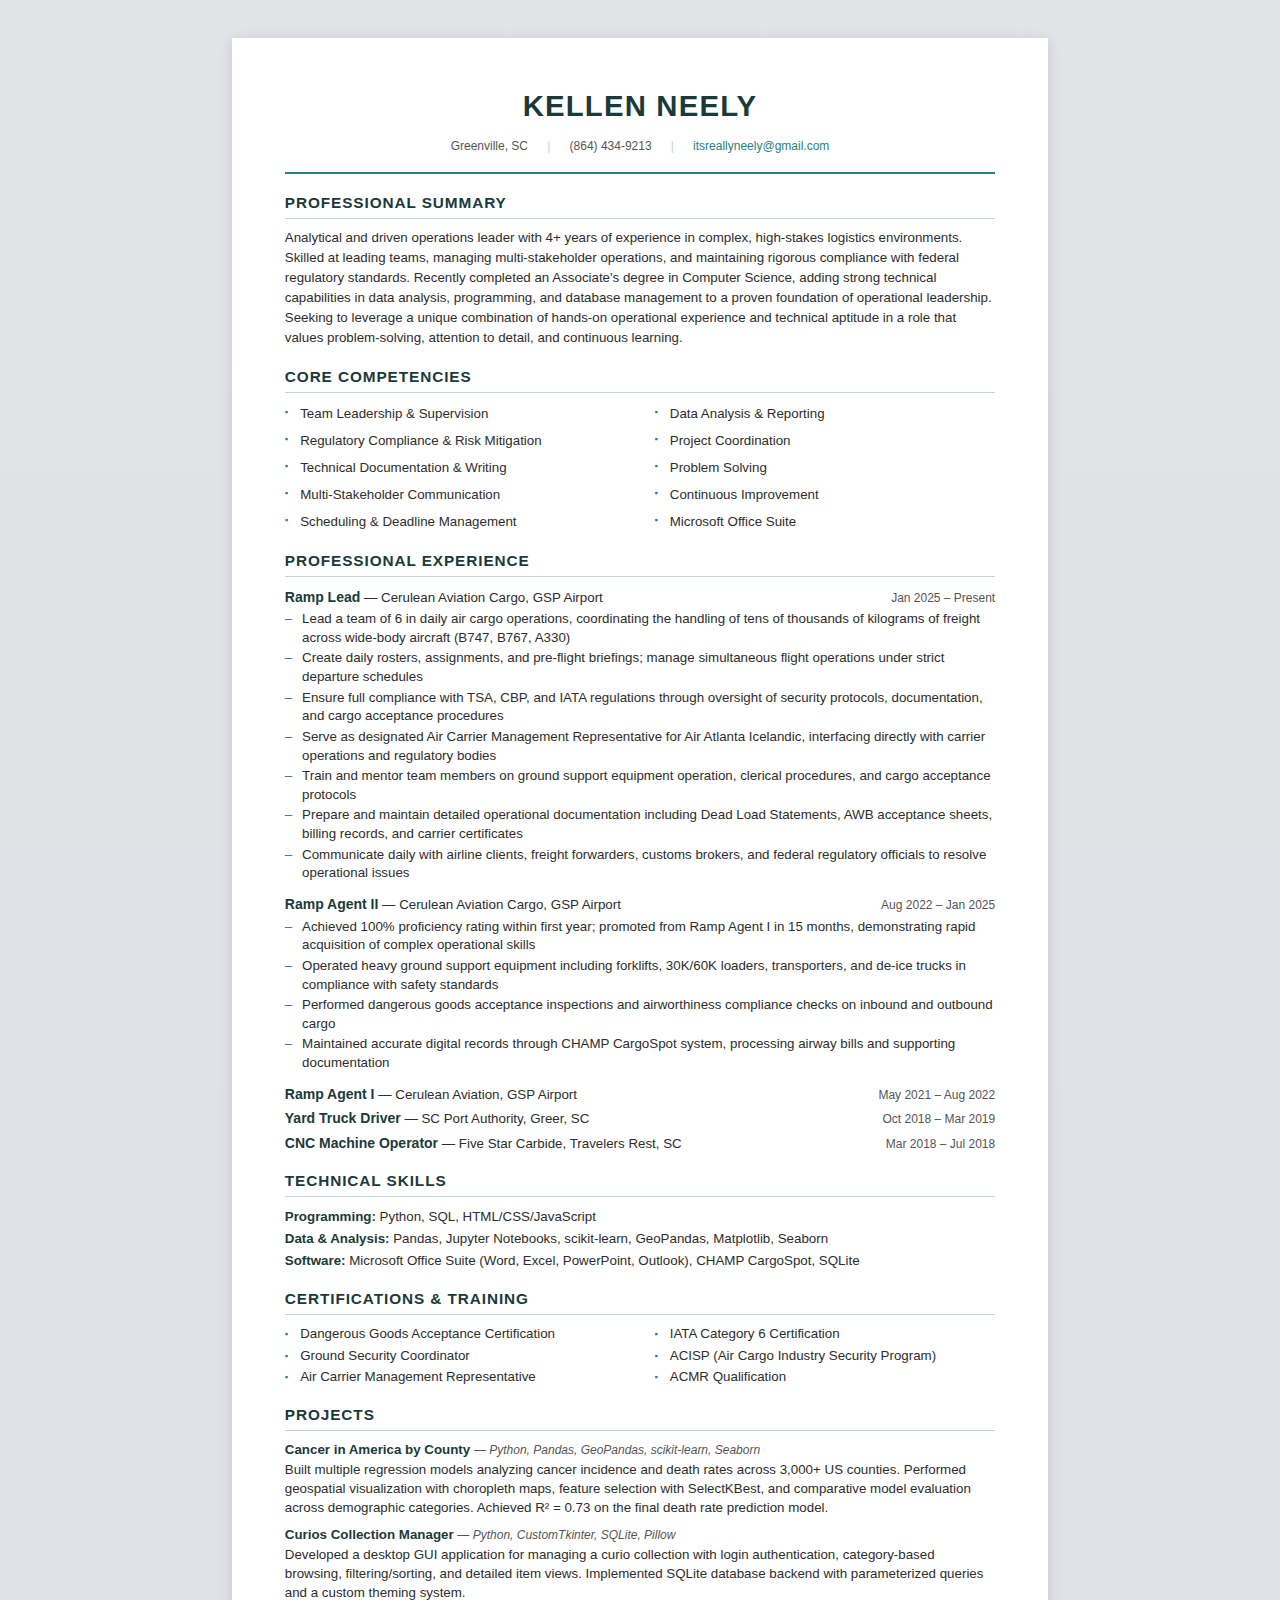
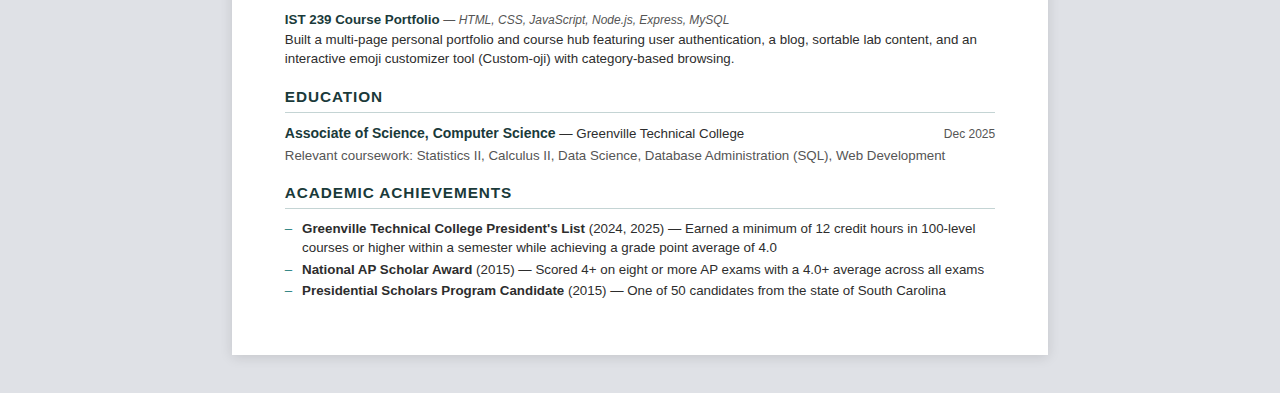
<file: index.html>
<!DOCTYPE html>
<html lang="en">
<head>
    <meta charset="UTF-8">
    <meta name="viewport" content="width=device-width, initial-scale=1.0">
    <title>Kellen Neely - Resume</title>
    <link rel="stylesheet" href="styles.css">
</head>
<body>
    <main class="resume">

        <!-- Header -->
        <header class="resume-header">
            <h1>Kellen Neely</h1>
            <div class="contact-info">
                <span>Greenville, SC</span>
                <span class="contact-separator">|</span>
                <span>(864) 434-9213</span>
                <span class="contact-separator">|</span>
                <span><a href="mailto:itsreallyneely@gmail.com">itsreallyneely@gmail.com</a></span>
            </div>
        </header>

        <!-- Professional Summary -->
        <section class="resume-section summary">
            <h2 class="section-title">Professional Summary</h2>
            <p>
                Analytical and driven operations leader with 4+ years of experience in complex, high-stakes
                logistics environments. Skilled at leading teams, managing multi-stakeholder operations, and
                maintaining rigorous compliance with federal regulatory standards. Recently completed an
                Associate's degree in Computer Science, adding strong technical capabilities in data analysis,
                programming, and database management to a proven foundation of operational leadership. Seeking
                to leverage a unique combination of hands-on operational experience and technical aptitude in
                a role that values problem-solving, attention to detail, and continuous learning.
            </p>
        </section>

        <!-- Core Competencies -->
        <section class="resume-section">
            <h2 class="section-title">Core Competencies</h2>
            <ul class="competencies-grid">
                <li>Team Leadership &amp; Supervision</li>
                <li>Data Analysis &amp; Reporting</li>
                <li>Regulatory Compliance &amp; Risk Mitigation</li>
                <li>Project Coordination</li>
                <li>Technical Documentation &amp; Writing</li>
                <li>Problem Solving</li>
                <li>Multi-Stakeholder Communication</li>
                <li>Continuous Improvement</li>
                <li>Scheduling &amp; Deadline Management</li>
                <li>Microsoft Office Suite</li>
            </ul>
        </section>

        <!-- Professional Experience -->
        <section class="resume-section">
            <h2 class="section-title">Professional Experience</h2>

            <!-- Ramp Lead -->
            <div class="experience-entry">
                <div class="job-header">
                    <div>
                        <span class="job-title">Ramp Lead</span>
                        <span class="job-company"> &mdash; Cerulean Aviation Cargo, GSP Airport</span>
                    </div>
                    <span class="job-dates">Jan 2025 &ndash; Present</span>
                </div>
                <ul>
                    <li>Lead a team of 6 in daily air cargo operations, coordinating the handling of tens of thousands of kilograms of freight across wide-body aircraft (B747, B767, A330)</li>
                    <li>Create daily rosters, assignments, and pre-flight briefings; manage simultaneous flight operations under strict departure schedules</li>
                    <li>Ensure full compliance with TSA, CBP, and IATA regulations through oversight of security protocols, documentation, and cargo acceptance procedures</li>
                    <li>Serve as designated Air Carrier Management Representative for Air Atlanta Icelandic, interfacing directly with carrier operations and regulatory bodies</li>
                    <li>Train and mentor team members on ground support equipment operation, clerical procedures, and cargo acceptance protocols</li>
                    <li>Prepare and maintain detailed operational documentation including Dead Load Statements, AWB acceptance sheets, billing records, and carrier certificates</li>
                    <li>Communicate daily with airline clients, freight forwarders, customs brokers, and federal regulatory officials to resolve operational issues</li>
                </ul>
            </div>

            <!-- Ramp Agent II -->
            <div class="experience-entry">
                <div class="job-header">
                    <div>
                        <span class="job-title">Ramp Agent II</span>
                        <span class="job-company"> &mdash; Cerulean Aviation Cargo, GSP Airport</span>
                    </div>
                    <span class="job-dates">Aug 2022 &ndash; Jan 2025</span>
                </div>
                <ul>
                    <li>Achieved 100% proficiency rating within first year; promoted from Ramp Agent I in 15 months, demonstrating rapid acquisition of complex operational skills</li>
                    <li>Operated heavy ground support equipment including forklifts, 30K/60K loaders, transporters, and de-ice trucks in compliance with safety standards</li>
                    <li>Performed dangerous goods acceptance inspections and airworthiness compliance checks on inbound and outbound cargo</li>
                    <li>Maintained accurate digital records through CHAMP CargoSpot system, processing airway bills and supporting documentation</li>
                </ul>
            </div>

            <!-- Earlier Experience -->
            <div class="earlier-experience">
                <div class="experience-entry">
                    <div class="job-header">
                        <div>
                            <span class="job-title">Ramp Agent I</span>
                            <span class="job-company"> &mdash; Cerulean Aviation, GSP Airport</span>
                        </div>
                        <span class="job-dates">May 2021 &ndash; Aug 2022</span>
                    </div>
                </div>
                <div class="experience-entry">
                    <div class="job-header">
                        <div>
                            <span class="job-title">Yard Truck Driver</span>
                            <span class="job-company"> &mdash; SC Port Authority, Greer, SC</span>
                        </div>
                        <span class="job-dates">Oct 2018 &ndash; Mar 2019</span>
                    </div>
                </div>
                <div class="experience-entry">
                    <div class="job-header">
                        <div>
                            <span class="job-title">CNC Machine Operator</span>
                            <span class="job-company"> &mdash; Five Star Carbide, Travelers Rest, SC</span>
                        </div>
                        <span class="job-dates">Mar 2018 &ndash; Jul 2018</span>
                    </div>
                </div>
            </div>
        </section>

        <!-- Technical Skills -->
        <section class="resume-section">
            <h2 class="section-title">Technical Skills</h2>
            <div class="skills-line"><strong>Programming:</strong> Python, SQL, HTML/CSS/JavaScript</div>
            <div class="skills-line"><strong>Data &amp; Analysis:</strong> Pandas, Jupyter Notebooks, scikit-learn, GeoPandas, Matplotlib, Seaborn</div>
            <div class="skills-line"><strong>Software:</strong> Microsoft Office Suite (Word, Excel, PowerPoint, Outlook), CHAMP CargoSpot, SQLite</div>
        </section>

        <!-- Certifications & Training -->
        <section class="resume-section">
            <h2 class="section-title">Certifications &amp; Training</h2>
            <ul class="cert-list">
                <li>Dangerous Goods Acceptance Certification</li>
                <li>IATA Category 6 Certification</li>
                <li>Ground Security Coordinator</li>
                <li>ACISP (Air Cargo Industry Security Program)</li>
                <li>Air Carrier Management Representative</li>
                <li>ACMR Qualification</li>
            </ul>
        </section>

        <!-- Projects -->
        <section class="resume-section">
            <h2 class="section-title">Projects</h2>
            <div class="project-entry">
                <span class="project-name"><a href="https://github.com/itsreallyneely/Resume/blob/main/Notebook.ipynb"></a>Cancer in America by County</span>
                <span class="project-tech"> &mdash; Python, Pandas, GeoPandas, scikit-learn, Seaborn</span>
                <p>Built multiple regression models analyzing cancer incidence and death rates across 3,000+ US counties. Performed geospatial visualization with choropleth maps, feature selection with SelectKBest, and comparative model evaluation across demographic categories. Achieved R&sup2; = 0.73 on the final death rate prediction model.</p>
            </div>
            <div class="project-entry">
                <span class="project-name">Curios Collection Manager</span>
                <span class="project-tech"> &mdash; Python, CustomTkinter, SQLite, Pillow</span>
                <p>Developed a desktop GUI application for managing a curio collection with login authentication, category-based browsing, filtering/sorting, and detailed item views. Implemented SQLite database backend with parameterized queries and a custom theming system.</p>
            </div>
            <div class="project-entry">
                <span class="project-name"><a href="https://www.ist239-neely.beausanders.net"></a>IST 239 Course Portfolio</span>
                <span class="project-tech"> &mdash; HTML, CSS, JavaScript, Node.js, Express, MySQL</span>
                <p>Built a multi-page personal portfolio and course hub featuring user authentication, a blog, sortable lab content, and an interactive emoji customizer tool (Custom-oji) with category-based browsing.</p>
            </div>
        </section>

        <!-- Education -->
        <section class="resume-section">
            <h2 class="section-title">Education</h2>
            <div class="education-entry">
                <div class="job-header">
                    <div>
                        <span class="degree">Associate of Science, Computer Science</span>
                        <span class="school"> &mdash; Greenville Technical College</span>
                    </div>
                    <span class="grad-date">Dec 2025</span>
                </div>
                <div class="coursework">Relevant coursework: Statistics II, Calculus II, Data Science, Database Administration (SQL), Web Development</div>
            </div>
        </section>

        <!-- Academic Achievements -->
        <section class="resume-section">
            <h2 class="section-title">Academic Achievements</h2>
            <div class="achievement"><strong>Greenville Technical College President's List</strong> (2024, 2025) &mdash; Earned a minimum of 12 credit hours in 100-level courses or higher within a semester while achieving a grade point average of 4.0</div>
            <div class="achievement"><strong>National AP Scholar Award</strong> (2015) &mdash; Scored 4+ on eight or more AP exams with a 4.0+ average across all exams</div>
            <div class="achievement"><strong>Presidential Scholars Program Candidate</strong> (2015) &mdash; One of 50 candidates from the state of South Carolina</div>
        </section>

    </main>
</body>
</html>
</file>
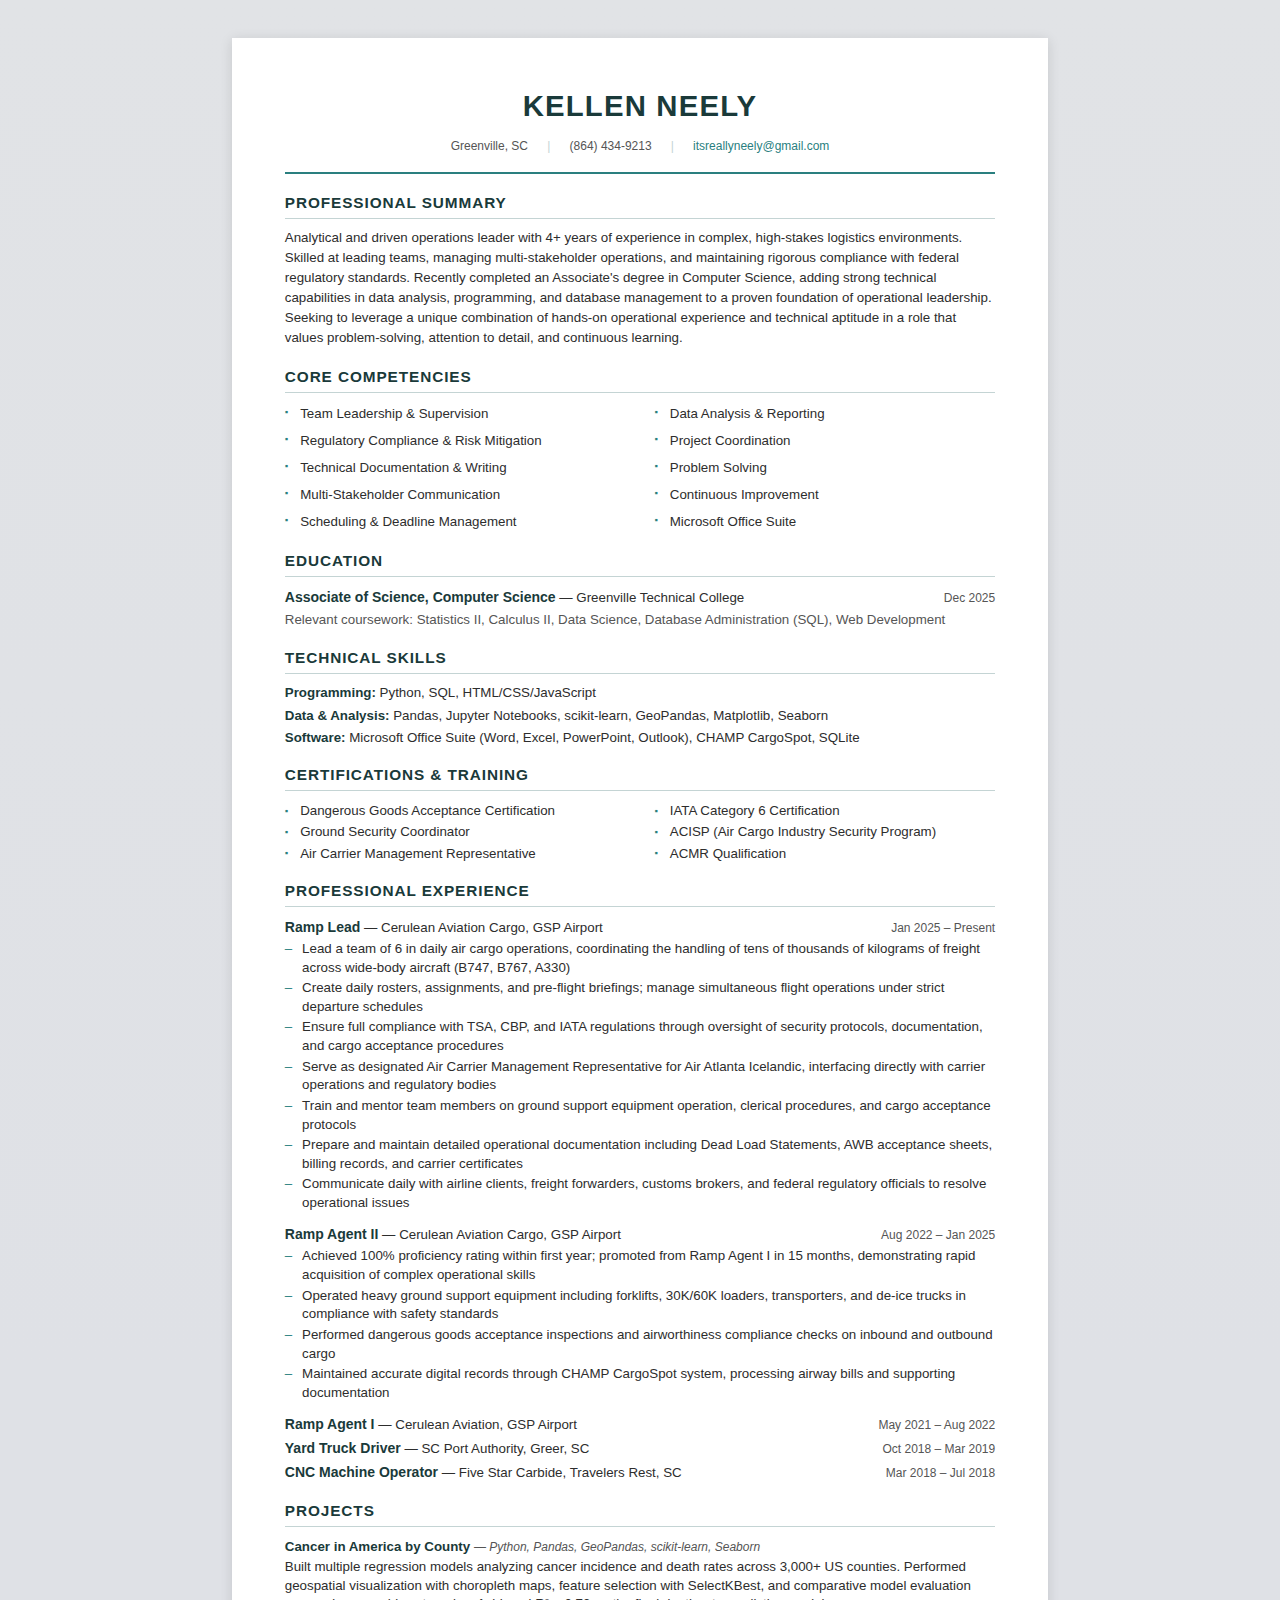
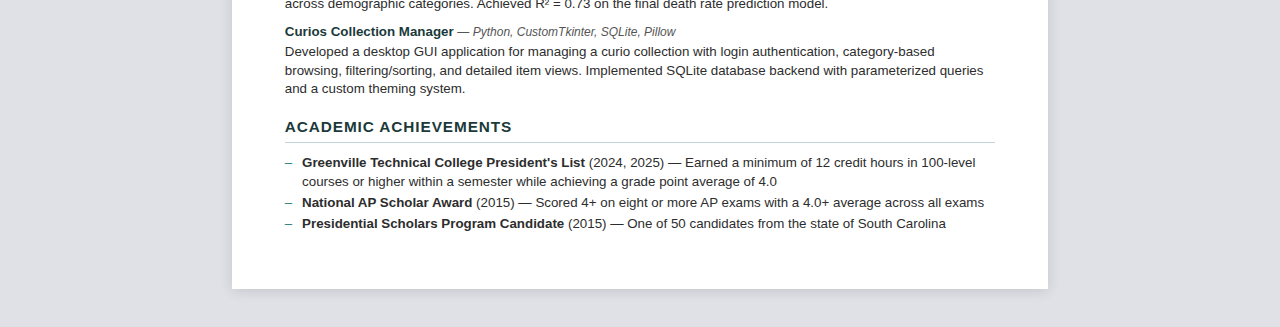
<file: general_resume.html>
<!DOCTYPE html>
<html lang="en">
<head>
    <meta charset="UTF-8">
    <meta name="viewport" content="width=device-width, initial-scale=1.0">
    <title>Kellen Neely - Resume</title>
    <link rel="stylesheet" href="styles.css">
</head>
<body>
    <main class="resume">

        <!-- Header -->
        <header class="resume-header">
            <h1>Kellen Neely</h1>
            <div class="contact-info">
                <span>Greenville, SC</span>
                <span class="contact-separator">|</span>
                <span>(864) 434-9213</span>
                <span class="contact-separator">|</span>
                <span><a href="mailto:itsreallyneely@gmail.com">itsreallyneely@gmail.com</a></span>
            </div>
        </header>

        <!-- Professional Summary -->
        <section class="resume-section summary">
            <h2 class="section-title">Professional Summary</h2>
            <p>
                Analytical and driven operations leader with 4+ years of experience in complex, high-stakes
                logistics environments. Skilled at leading teams, managing multi-stakeholder operations, and
                maintaining rigorous compliance with federal regulatory standards. Recently completed an
                Associate's degree in Computer Science, adding strong technical capabilities in data analysis,
                programming, and database management to a proven foundation of operational leadership. Seeking
                to leverage a unique combination of hands-on operational experience and technical aptitude in
                a role that values problem-solving, attention to detail, and continuous learning.
            </p>
        </section>

        <!-- Core Competencies -->
        <section class="resume-section">
            <h2 class="section-title">Core Competencies</h2>
            <ul class="competencies-grid">
                <li>Team Leadership &amp; Supervision</li>
                <li>Data Analysis &amp; Reporting</li>
                <li>Regulatory Compliance &amp; Risk Mitigation</li>
                <li>Project Coordination</li>
                <li>Technical Documentation &amp; Writing</li>
                <li>Problem Solving</li>
                <li>Multi-Stakeholder Communication</li>
                <li>Continuous Improvement</li>
                <li>Scheduling &amp; Deadline Management</li>
                <li>Microsoft Office Suite</li>
            </ul>
        </section>

        <!-- Education -->
        <section class="resume-section">
            <h2 class="section-title">Education</h2>
            <div class="education-entry">
                <div class="job-header">
                    <div>
                        <span class="degree">Associate of Science, Computer Science</span>
                        <span class="school"> &mdash; Greenville Technical College</span>
                    </div>
                    <span class="grad-date">Dec 2025</span>
                </div>
                <div class="coursework">Relevant coursework: Statistics II, Calculus II, Data Science, Database Administration (SQL), Web Development</div>
            </div>
        </section>

        <!-- Technical Skills -->
        <section class="resume-section">
            <h2 class="section-title">Technical Skills</h2>
            <div class="skills-line"><strong>Programming:</strong> Python, SQL, HTML/CSS/JavaScript</div>
            <div class="skills-line"><strong>Data &amp; Analysis:</strong> Pandas, Jupyter Notebooks, scikit-learn, GeoPandas, Matplotlib, Seaborn</div>
            <div class="skills-line"><strong>Software:</strong> Microsoft Office Suite (Word, Excel, PowerPoint, Outlook), CHAMP CargoSpot, SQLite</div>
        </section>

        <!-- Certifications & Training -->
        <section class="resume-section">
            <h2 class="section-title">Certifications &amp; Training</h2>
            <ul class="cert-list">
                <li>Dangerous Goods Acceptance Certification</li>
                <li>IATA Category 6 Certification</li>
                <li>Ground Security Coordinator</li>
                <li>ACISP (Air Cargo Industry Security Program)</li>
                <li>Air Carrier Management Representative</li>
                <li>ACMR Qualification</li>
            </ul>
        </section>

        <!-- Professional Experience -->
        <section class="resume-section">
            <h2 class="section-title">Professional Experience</h2>

            <!-- Ramp Lead -->
            <div class="experience-entry">
                <div class="job-header">
                    <div>
                        <span class="job-title">Ramp Lead</span>
                        <span class="job-company"> &mdash; Cerulean Aviation Cargo, GSP Airport</span>
                    </div>
                    <span class="job-dates">Jan 2025 &ndash; Present</span>
                </div>
                <ul>
                    <li>Lead a team of 6 in daily air cargo operations, coordinating the handling of tens of thousands of kilograms of freight across wide-body aircraft (B747, B767, A330)</li>
                    <li>Create daily rosters, assignments, and pre-flight briefings; manage simultaneous flight operations under strict departure schedules</li>
                    <li>Ensure full compliance with TSA, CBP, and IATA regulations through oversight of security protocols, documentation, and cargo acceptance procedures</li>
                    <li>Serve as designated Air Carrier Management Representative for Air Atlanta Icelandic, interfacing directly with carrier operations and regulatory bodies</li>
                    <li>Train and mentor team members on ground support equipment operation, clerical procedures, and cargo acceptance protocols</li>
                    <li>Prepare and maintain detailed operational documentation including Dead Load Statements, AWB acceptance sheets, billing records, and carrier certificates</li>
                    <li>Communicate daily with airline clients, freight forwarders, customs brokers, and federal regulatory officials to resolve operational issues</li>
                </ul>
            </div>

            <!-- Ramp Agent II -->
            <div class="experience-entry">
                <div class="job-header">
                    <div>
                        <span class="job-title">Ramp Agent II</span>
                        <span class="job-company"> &mdash; Cerulean Aviation Cargo, GSP Airport</span>
                    </div>
                    <span class="job-dates">Aug 2022 &ndash; Jan 2025</span>
                </div>
                <ul>
                    <li>Achieved 100% proficiency rating within first year; promoted from Ramp Agent I in 15 months, demonstrating rapid acquisition of complex operational skills</li>
                    <li>Operated heavy ground support equipment including forklifts, 30K/60K loaders, transporters, and de-ice trucks in compliance with safety standards</li>
                    <li>Performed dangerous goods acceptance inspections and airworthiness compliance checks on inbound and outbound cargo</li>
                    <li>Maintained accurate digital records through CHAMP CargoSpot system, processing airway bills and supporting documentation</li>
                </ul>
            </div>

            <!-- Earlier Experience -->

            <div class="earlier-experience">
                <div class="experience-entry">
                    <div class="job-header">
                        <div>
                            <span class="job-title">Ramp Agent I</span>
                            <span class="job-company"> &mdash; Cerulean Aviation, GSP Airport</span>
                        </div>
                        <span class="job-dates">May 2021 &ndash; Aug 2022</span>
                    </div>
                </div>
                <div class="experience-entry">
                    <div class="job-header">
                        <div>
                            <span class="job-title">Yard Truck Driver</span>
                            <span class="job-company"> &mdash; SC Port Authority, Greer, SC</span>
                        </div>
                        <span class="job-dates">Oct 2018 &ndash; Mar 2019</span>
                    </div>
                </div>
                <div class="experience-entry">
                    <div class="job-header">
                        <div>
                            <span class="job-title">CNC Machine Operator</span>
                            <span class="job-company"> &mdash; Five Star Carbide, Travelers Rest, SC</span>
                        </div>
                        <span class="job-dates">Mar 2018 &ndash; Jul 2018</span>
                    </div>
                </div>
            </div>
        </section>

        <!-- Projects -->
        <section class="resume-section">
            <h2 class="section-title">Projects</h2>
            <div class="project-entry">
                <span class="project-name">Cancer in America by County</span>
                <span class="project-tech"> &mdash; Python, Pandas, GeoPandas, scikit-learn, Seaborn</span>
                <p>Built multiple regression models analyzing cancer incidence and death rates across 3,000+ US counties. Performed geospatial visualization with choropleth maps, feature selection with SelectKBest, and comparative model evaluation across demographic categories. Achieved R&sup2; = 0.73 on the final death rate prediction model.</p>
            </div>
            <div class="project-entry">
                <span class="project-name">Curios Collection Manager</span>
                <span class="project-tech"> &mdash; Python, CustomTkinter, SQLite, Pillow</span>
                <p>Developed a desktop GUI application for managing a curio collection with login authentication, category-based browsing, filtering/sorting, and detailed item views. Implemented SQLite database backend with parameterized queries and a custom theming system.</p>
            </div>
        </section>

        <!-- Academic Achievements -->
        <section class="resume-section">
            <h2 class="section-title">Academic Achievements</h2>
            <div class="achievement"><strong>Greenville Technical College President's List</strong> (2024, 2025) &mdash; Earned a minimum of 12 credit hours in 100-level courses or higher within a semester while achieving a grade point average of 4.0</div>
            <div class="achievement"><strong>National AP Scholar Award</strong> (2015) &mdash; Scored 4+ on eight or more AP exams with a 4.0+ average across all exams</div>
            <div class="achievement"><strong>Presidential Scholars Program Candidate</strong> (2015) &mdash; One of 50 candidates from the state of South Carolina</div>
        </section>

    </main>
</body>
</html>
</file>
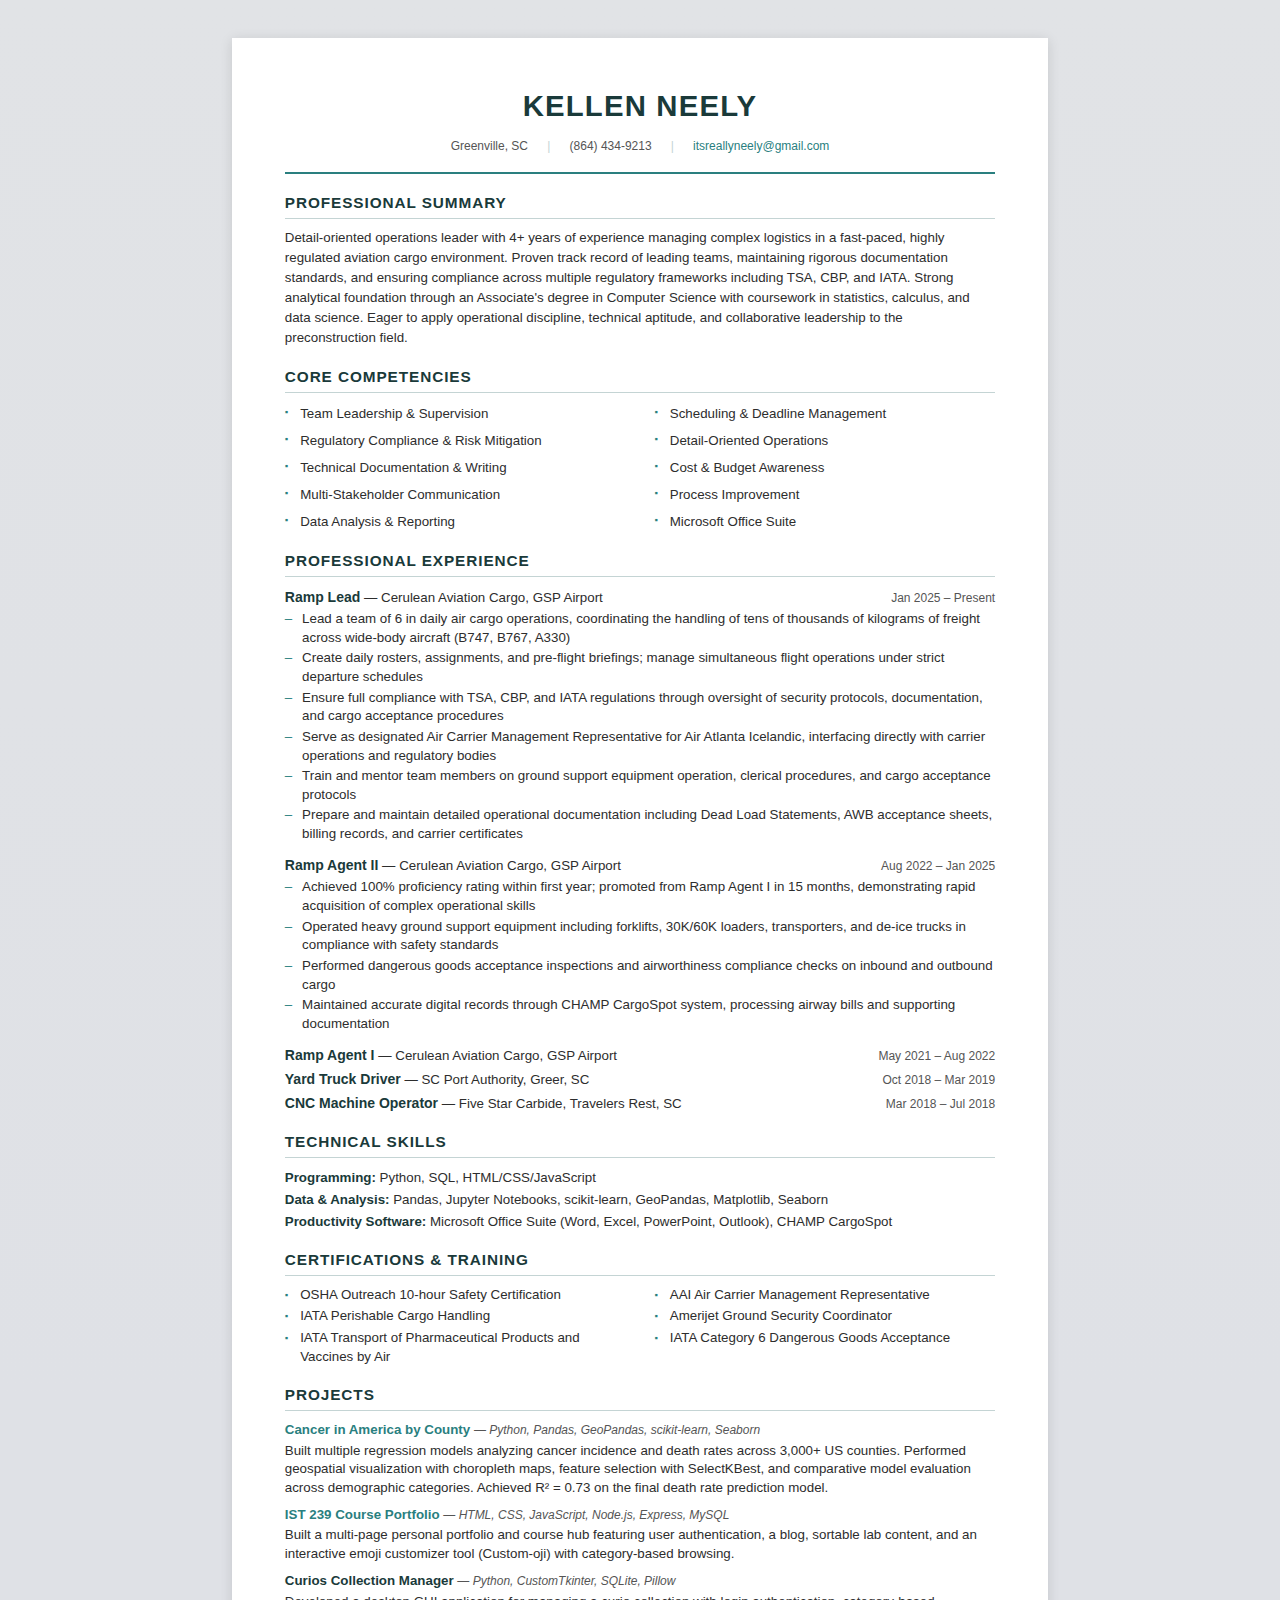
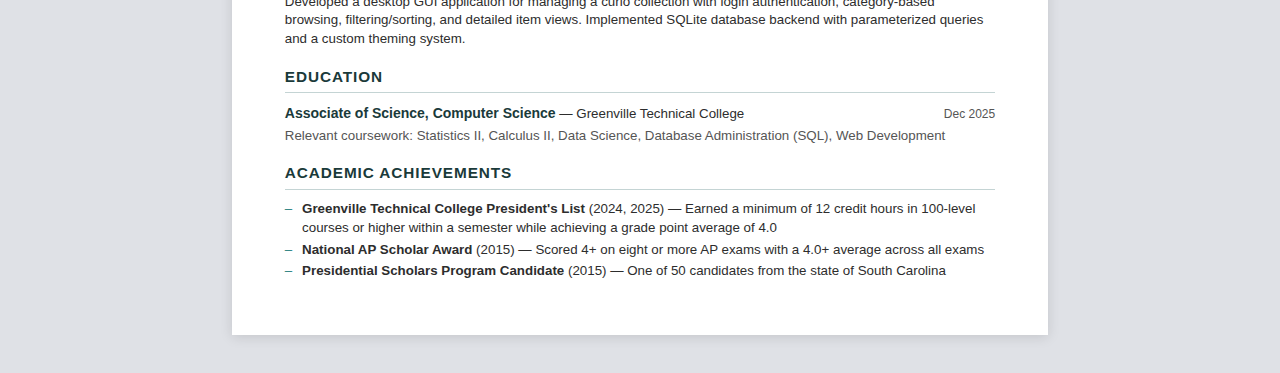
<file: harper_tailored.html>
<!DOCTYPE html>
<html lang="en">
<head>
    <meta charset="UTF-8">
    <meta name="viewport" content="width=device-width, initial-scale=1.0">
    <title>Kellen Neely - Resume</title>
    <link rel="stylesheet" href="styles.css">
</head>
<body>
<!--
    <div class="bg-decor bg-airplane"></div>
    <div class="bg-decor bg-computerhead"></div>
    <div class="bg-decor bg-forklift"></div>
    <div class="bg-decor bg-logos"></div>
-->
    <main class="resume">

        <!-- Header -->
        <header class="resume-header">
            <h1>Kellen Neely</h1>
            <div class="contact-info">
                <span>Greenville, SC</span>
                <span class="contact-separator">|</span>
                <span>(864) 434-9213</span>
                <span class="contact-separator">|</span>
                <span><a href="mailto:itsreallyneely@gmail.com">itsreallyneely@gmail.com</a></span>
            </div>
        </header>

        <!-- Professional Summary -->
        <section class="resume-section summary">
            <h2 class="section-title">Professional Summary</h2>
            <p>
                Detail-oriented operations leader with 4+ years of experience managing complex logistics
                in a fast-paced, highly regulated aviation cargo environment. Proven track record of leading
                teams, maintaining rigorous documentation standards, and ensuring compliance across multiple
                regulatory frameworks including TSA, CBP, and IATA. Strong analytical foundation through
                an Associate's degree in Computer Science with coursework in statistics, calculus, and data
                science. Eager to apply operational discipline, technical aptitude, and collaborative
                leadership to the preconstruction field.
            </p>
        </section>

        <!-- Core Competencies -->
        <section class="resume-section">
            <h2 class="section-title">Core Competencies</h2>
            <ul class="competencies-grid">
                <li>Team Leadership &amp; Supervision</li>
                <li>Scheduling &amp; Deadline Management</li>
                <li>Regulatory Compliance &amp; Risk Mitigation</li>
                <li>Detail-Oriented Operations</li>
                <li>Technical Documentation &amp; Writing</li>
                <li>Cost &amp; Budget Awareness</li>
                <li>Multi-Stakeholder Communication</li>
                <li>Process Improvement</li>
                <li>Data Analysis &amp; Reporting</li>
                <li>Microsoft Office Suite</li>
            </ul>
        </section>

        <!-- Professional Experience -->
        <section class="resume-section">
            <h2 class="section-title">Professional Experience</h2>

            <!-- Ramp Lead -->
            <div class="experience-entry">
                <div class="job-header">
                    <div>
                        <span class="job-title">Ramp Lead</span>
                        <span class="job-company"> &mdash; Cerulean Aviation Cargo, GSP Airport</span>
                    </div>
                    <span class="job-dates">Jan 2025 &ndash; Present</span>
                </div>
                <ul>
                    <li>Lead a team of 6 in daily air cargo operations, coordinating the handling of tens of thousands of kilograms of freight across wide-body aircraft (B747, B767, A330)</li>
                    <li>Create daily rosters, assignments, and pre-flight briefings; manage simultaneous flight operations under strict departure schedules</li>
                    <li>Ensure full compliance with TSA, CBP, and IATA regulations through oversight of security protocols, documentation, and cargo acceptance procedures</li>
                    <li>Serve as designated Air Carrier Management Representative for Air Atlanta Icelandic, interfacing directly with carrier operations and regulatory bodies</li>
                    <li>Train and mentor team members on ground support equipment operation, clerical procedures, and cargo acceptance protocols</li>
                    <li>Prepare and maintain detailed operational documentation including Dead Load Statements, AWB acceptance sheets, billing records, and carrier certificates</li>
                </ul>
            </div>

            <!-- Ramp Agent II -->
            <div class="experience-entry">
                <div class="job-header">
                    <div>
                        <span class="job-title">Ramp Agent II</span>
                        <span class="job-company"> &mdash; Cerulean Aviation Cargo, GSP Airport</span>
                    </div>
                    <span class="job-dates">Aug 2022 &ndash; Jan 2025</span>
                </div>
                <ul>
                    <li>Achieved 100% proficiency rating within first year; promoted from Ramp Agent I in 15 months, demonstrating rapid acquisition of complex operational skills</li>
                    <li>Operated heavy ground support equipment including forklifts, 30K/60K loaders, transporters, and de-ice trucks in compliance with safety standards</li>
                    <li>Performed dangerous goods acceptance inspections and airworthiness compliance checks on inbound and outbound cargo</li>
                    <li>Maintained accurate digital records through CHAMP CargoSpot system, processing airway bills and supporting documentation</li>
                </ul>
            </div>

            <!-- Earlier Experience -->
            <div class="earlier-experience">
                <div class="experience-entry">
                    <div class="job-header">
                        <div>
                            <span class="job-title">Ramp Agent I</span>
                            <span class="job-company"> &mdash; Cerulean Aviation Cargo, GSP Airport</span>
                        </div>
                        <span class="job-dates">May 2021 &ndash; Aug 2022</span>
                    </div>
                </div>
                <div class="experience-entry">
                    <div class="job-header">
                        <div>
                            <span class="job-title">Yard Truck Driver</span>
                            <span class="job-company"> &mdash; SC Port Authority, Greer, SC</span>
                        </div>
                        <span class="job-dates">Oct 2018 &ndash; Mar 2019</span>
                    </div>
                </div>
                <div class="experience-entry">
                    <div class="job-header">
                        <div>
                            <span class="job-title">CNC Machine Operator</span>
                            <span class="job-company"> &mdash; Five Star Carbide, Travelers Rest, SC</span>
                        </div>
                        <span class="job-dates">Mar 2018 &ndash; Jul 2018</span>
                    </div>
                </div>
            </div>
        </section>

        <!-- Technical Skills -->
        <section class="resume-section">
            <h2 class="section-title">Technical Skills</h2>
            <div class="skills-line"><strong>Programming:</strong> Python, SQL, HTML/CSS/JavaScript</div>
            <div class="skills-line"><strong>Data &amp; Analysis:</strong> Pandas, Jupyter Notebooks, scikit-learn, GeoPandas, Matplotlib, Seaborn</div>
            <div class="skills-line"><strong>Productivity Software:</strong> Microsoft Office Suite (Word, Excel, PowerPoint, Outlook), CHAMP CargoSpot</div>
        </section>

        <!-- Certifications & Training -->
        <section class="resume-section">
            <h2 class="section-title">Certifications &amp; Training</h2>
            <ul class="cert-list">
                <li>OSHA Outreach 10-hour Safety Certification</li>
                <li>AAI Air Carrier Management Representative</li>
                <li>IATA Perishable Cargo Handling</li>
                <li>Amerijet Ground Security Coordinator</li>
                <li>IATA Transport of Pharmaceutical Products and Vaccines by Air</li>
                <li>IATA Category 6 Dangerous Goods Acceptance</li>
            </ul>
        </section>

        <!-- Projects -->
        <section class="resume-section">
            <h2 class="section-title">Projects</h2>
            <div class="project-entry">
                <span class="project-name"><a href="https://github.com/itsreallyneely/Resume/blob/main/Notebook.ipynb">Cancer in America by County</a></span>
                <span class="project-tech"> &mdash; Python, Pandas, GeoPandas, scikit-learn, Seaborn</span>
                <p>Built multiple regression models analyzing cancer incidence and death rates across 3,000+ US counties. Performed geospatial visualization with choropleth maps, feature selection with SelectKBest, and comparative model evaluation across demographic categories. Achieved R&sup2; = 0.73 on the final death rate prediction model.</p>
            </div>
            <div class="project-entry">
                <span class="project-name"><a href="https://www.ist239-neely.beausanders.net">IST 239 Course Portfolio</a></span>
                <span class="project-tech"> &mdash; HTML, CSS, JavaScript, Node.js, Express, MySQL</span>
                <p>Built a multi-page personal portfolio and course hub featuring user authentication, a blog, sortable lab content, and an interactive emoji customizer tool (Custom-oji) with category-based browsing.</p>
            </div>
            <div class="project-entry">
                <span class="project-name">Curios Collection Manager</span>
                <span class="project-tech"> &mdash; Python, CustomTkinter, SQLite, Pillow</span>
                <p>Developed a desktop GUI application for managing a curio collection with login authentication, category-based browsing, filtering/sorting, and detailed item views. Implemented SQLite database backend with parameterized queries and a custom theming system.</p>
            </div>
        </section>

        <!-- Education -->
        <section class="resume-section">
            <h2 class="section-title">Education</h2>
            <div class="education-entry">
                <div class="job-header">
                    <div>
                        <span class="degree">Associate of Science, Computer Science</span>
                        <span class="school"> &mdash; Greenville Technical College</span>
                    </div>
                    <span class="grad-date">Dec 2025</span>
                </div>
                <div class="coursework">Relevant coursework: Statistics II, Calculus II, Data Science, Database Administration (SQL), Web Development</div>
            </div>
        </section>

        <!-- Academic Achievements -->
        <section class="resume-section">
            <h2 class="section-title">Academic Achievements</h2>
            <div class="achievement"><strong>Greenville Technical College President's List</strong> (2024, 2025) &mdash; Earned a minimum of 12 credit hours in 100-level courses or higher within a semester while achieving a grade point average of 4.0</div>
            <div class="achievement"><strong>National AP Scholar Award</strong> (2015) &mdash; Scored 4+ on eight or more AP exams with a 4.0+ average across all exams</div>
            <div class="achievement"><strong>Presidential Scholars Program Candidate</strong> (2015) &mdash; One of 50 candidates from the state of South Carolina</div>
        </section>

    </main>
</body>
</html>
</file>
<file: styles.css>
/* ============================================
   Resume Stylesheet — Kellen Neely
   Clean, professional, ATS-friendly design
   ============================================ */

/* --- CSS Custom Properties --- */
:root {
    --color-primary: #1a3a3a;
    --color-accent: #2a7f7f;
    --color-text: #2d2d2d;
    --color-text-light: #555555;
    --color-border: #c4d4d4;
    --color-bg: #ffffff;
    --color-section-bg: #f8f9fa;
    --font-main: 'Segoe UI', 'Inter', 'Helvetica Neue', Arial, sans-serif;
    --font-size-base: 10pt;
    --font-size-name: 22pt;
    --font-size-section: 11.5pt;
    --font-size-job-title: 10.5pt;
    --font-size-small: 9pt;
    --page-max-width: 8.5in;
    --page-padding: 0.55in;
}

/* --- Reset & Base --- */
*, *::before, *::after {
    box-sizing: border-box;
    margin: 0;
    padding: 0;
}

html {
    font-size: var(--font-size-base);
    -webkit-text-size-adjust: 100%;
}

body {
    font-family: var(--font-main);
    color: var(--color-text);
    background: linear-gradient(180deg,rgba(225, 227, 230, 1) 0%, rgba(223, 225, 230, 1) 71%);
    line-height: 1.45;
    position: relative;
}

.bg-decor {
    position: absolute;
    background-size: contain;
    background-repeat: no-repeat;
    pointer-events: none;
    z-index: -1;
}

.bg-airplane {
    top: 20vh;
    left: 4vw;
    width: max(150px, calc((100vw - var(--page-max-width)) / 4));
    aspect-ratio: 1318.8428 / 322.26273;
    background-image: url('United_Airlines_Boeing_777-200_Meulemans.svg');
    background-position: bottom left;
    opacity: 0.35;
}

.bg-computerhead {
    bottom: 0;
    right: 4vw;
    width: max(150px, calc((100vw - var(--page-max-width)) / 3.5));
    aspect-ratio: 476 / 658;
    background-image: url('colored_computerhead.svg');
    background-position: bottom right;
    opacity: 0.7;
}

.bg-forklift {
    bottom: 35%;
    transform: translateY(50%);
    left: 2vw;
    width: max(150px, calc((100vw - var(--page-max-width)) / 2.5));
    aspect-ratio: 1193.5071 / 945.84619;
    background-image: url('painted_forklift.svg');
    background-position: bottom left;
    opacity: 0.5;
}

.bg-logos {
    top: 32%;
    transform: translateY(-50%);
    right: 4vw;
    width: max(150px, calc((100vw - var(--page-max-width)) / 3));
    aspect-ratio: 243.430 / 322.074;
    background-image: url('logo-cloud.svg');
    background-position: bottom right;
    opacity: 0.4;
}

/* --- Page Container --- */
.resume {
    max-width: var(--page-max-width);
    margin: 0.4in auto;
    background: var(--color-bg);
    padding: var(--page-padding);
    box-shadow: 0 2px 12px rgba(0, 0, 0, 0.12);
}

/* --- Header --- */
.resume-header {
    text-align: center;
    padding-bottom: 0.18in;
    border-bottom: 2.5px solid var(--color-accent);
    margin-bottom: 0.18in;
}

.resume-header h1 {
    font-size: var(--font-size-name);
    font-weight: 700;
    color: var(--color-primary);
    letter-spacing: 0.04em;
    margin-bottom: 0.18in;
    text-transform: uppercase;
    line-height: var(--font-size-name);
}

.contact-info {
    font-size: var(--font-size-small);
    color: var(--color-text-light);
    display: flex;
    justify-content: center;
    flex-wrap: wrap;
    gap: 0.06in 0.2in;
}

.contact-info span {
    white-space: nowrap;
}

.contact-info a {
    color: var(--color-accent);
    text-decoration: none;
}

.contact-info a:hover {
    text-decoration: underline;
}

.contact-separator {
    color: var(--color-border);
}

/* --- Sections --- */
.resume-section {
    margin-bottom: 0.18in;
}

.resume-section:last-child {
    margin-bottom: 0;
}

.section-title {
    font-size: var(--font-size-section);
    font-weight: 700;
    color: var(--color-primary);
    text-transform: uppercase;
    letter-spacing: 0.06em;
    border-bottom: 1.5px solid var(--color-border);
    padding-bottom: 0.04in;
    margin-bottom: 0.1in;
}

/* --- Professional Summary --- */
.summary p {
    font-size: var(--font-size-base);
    color: var(--color-text);
    line-height: 1.5;
}

/* --- Core Competencies Grid --- */
.competencies-grid {
    display: grid;
    grid-template-columns: repeat(2, 1fr);
    gap: 0.04in 0.3in;
    list-style: none;
    padding: 0;
}

.competencies-grid li {
    font-size: var(--font-size-base);
    color: var(--color-text);
    padding: 0.02in 0;
    position: relative;
    padding-left: 0.16in;
}

.competencies-grid li::before {
    content: "\25aa";
    color: var(--color-accent);
    position: absolute;
    left: 0;
    font-size: 0.7em;
    top: 0.04in;
}

/* --- Experience Entries --- */
.experience-entry {
    margin-bottom: 0.12in;
}

.experience-entry:last-child {
    margin-bottom: 0;
}

.job-header {
    display: flex;
    justify-content: space-between;
    align-items: baseline;
    flex-wrap: wrap;
    margin-bottom: 0.03in;
}

.job-title {
    font-size: var(--font-size-job-title);
    font-weight: 700;
    color: var(--color-primary);
}

.job-company {
    font-weight: 400;
    color: var(--color-text);
}

.job-dates {
    font-size: var(--font-size-small);
    color: var(--color-text-light);
    white-space: nowrap;
}

.experience-entry ul {
    list-style: none;
    padding: 0;
}

.experience-entry li {
    font-size: var(--font-size-base);
    padding-left: 0.18in;
    position: relative;
    margin-bottom: 0.02in;
    line-height: 1.4;
}

.experience-entry li::before {
    content: "\2013";
    position: absolute;
    left: 0;
    color: var(--color-accent);
}

/* --- Earlier Experience (condensed) --- */
.earlier-experience {
    margin-top: 0.08in;
}

.earlier-experience .job-header {
    margin-bottom: 0;
}

.earlier-experience .experience-entry {
    margin-bottom: 0.04in;
}

/* --- Education --- */
.education-entry {
    margin-bottom: 0.06in;
}

.degree {
    font-weight: 700;
    color: var(--color-primary);
    font-size: var(--font-size-job-title);
}

.school {
    color: var(--color-text);
}

.grad-date {
    font-size: var(--font-size-small);
    color: var(--color-text-light);
}

.coursework {
    font-size: var(--font-size-base);
    color: var(--color-text-light);
    margin-top: 0.02in;
}

/* --- Certifications List --- */
.cert-list {
    list-style: none;
    padding: 0;
    display: grid;
    grid-template-columns: repeat(2, 1fr);
    gap: 0.02in 0.3in;
}

.cert-list li {
    font-size: var(--font-size-base);
    padding-left: 0.16in;
    position: relative;
}

.cert-list li::before {
    content: "\25aa";
    color: var(--color-accent);
    position: absolute;
    left: 0;
    font-size: 0.7em;
    top: 0.04in;
}

/* --- Technical Skills --- */
.skills-line {
    font-size: var(--font-size-base);
    margin-bottom: 0.03in;
}

.skills-line strong {
    color: var(--color-primary);
}

/* --- Achievements --- */
.achievement {
    font-size: var(--font-size-base);
    margin-bottom: 0.02in;
    padding-left: 0.18in;
    position: relative;
}

.achievement::before {
    content: "\2013";
    position: absolute;
    left: 0;
    color: var(--color-accent);
}

/* --- Projects Section (general resume) --- */
.project-entry {
    margin-bottom: 0.08in;
}

.project-name {
    font-weight: 700;
    color: var(--color-primary);
    font-size: var(--font-size-base);
}

.project-tech {
    font-size: var(--font-size-small);
    color: var(--color-text-light);
    font-style: italic;
}

.project-entry p {
    font-size: var(--font-size-base);
    margin-top: 0.02in;
    line-height: 1.4;
}

.project-entry a {
    color: var(--color-accent);
    text-decoration: none;
}

.project-entry a:hover {
    text-decoration: underline;
}

/* --- Responsive --- */
@media screen and (max-width: 600px) {
    :root {
        --page-padding: 0.3in;
        --font-size-name: 18pt;
    }

    .resume {
        margin: 0;
        box-shadow: none;
    }

    .contact-info {
        flex-direction: column;
        gap: 0.04in;
    }

    .contact-separator {
        display: none;
    }

    .competencies-grid,
    .cert-list {
        grid-template-columns: 1fr;
    }

    .job-header {
        flex-direction: column;
    }
}

/* --- Print Styles --- */
@media print {
    body {
        background: white;
    }

    .resume {
        margin: 0;
        padding: 0;
        box-shadow: none;
        max-width: none;
    }

    .bg-decor {
        display: none;
    }

    .resume-header {
        border-bottom-color: var(--color-primary);
    }

    .contact-info a {
        color: var(--color-primary);
        text-decoration: none;
    }

    .project-name a {
        color: var(--color-primary);
        text-decoration: none;
    }

    .resume-section {
        margin-bottom: 0.12in;
    }

    .section-title {
        padding-bottom: 0;
    }

    /* Keep individual entries together, but allow sections to break across pages */
    .experience-entry,
    .education-entry,
    .project-entry {
        break-inside: avoid;
    }

    /* Prevent a section title from being orphaned at the bottom of a page */
    .section-title {
        break-after: avoid;
    }

    @page {
        margin: 0.6in 1in;
        size: letter;
    }
}
</file>
